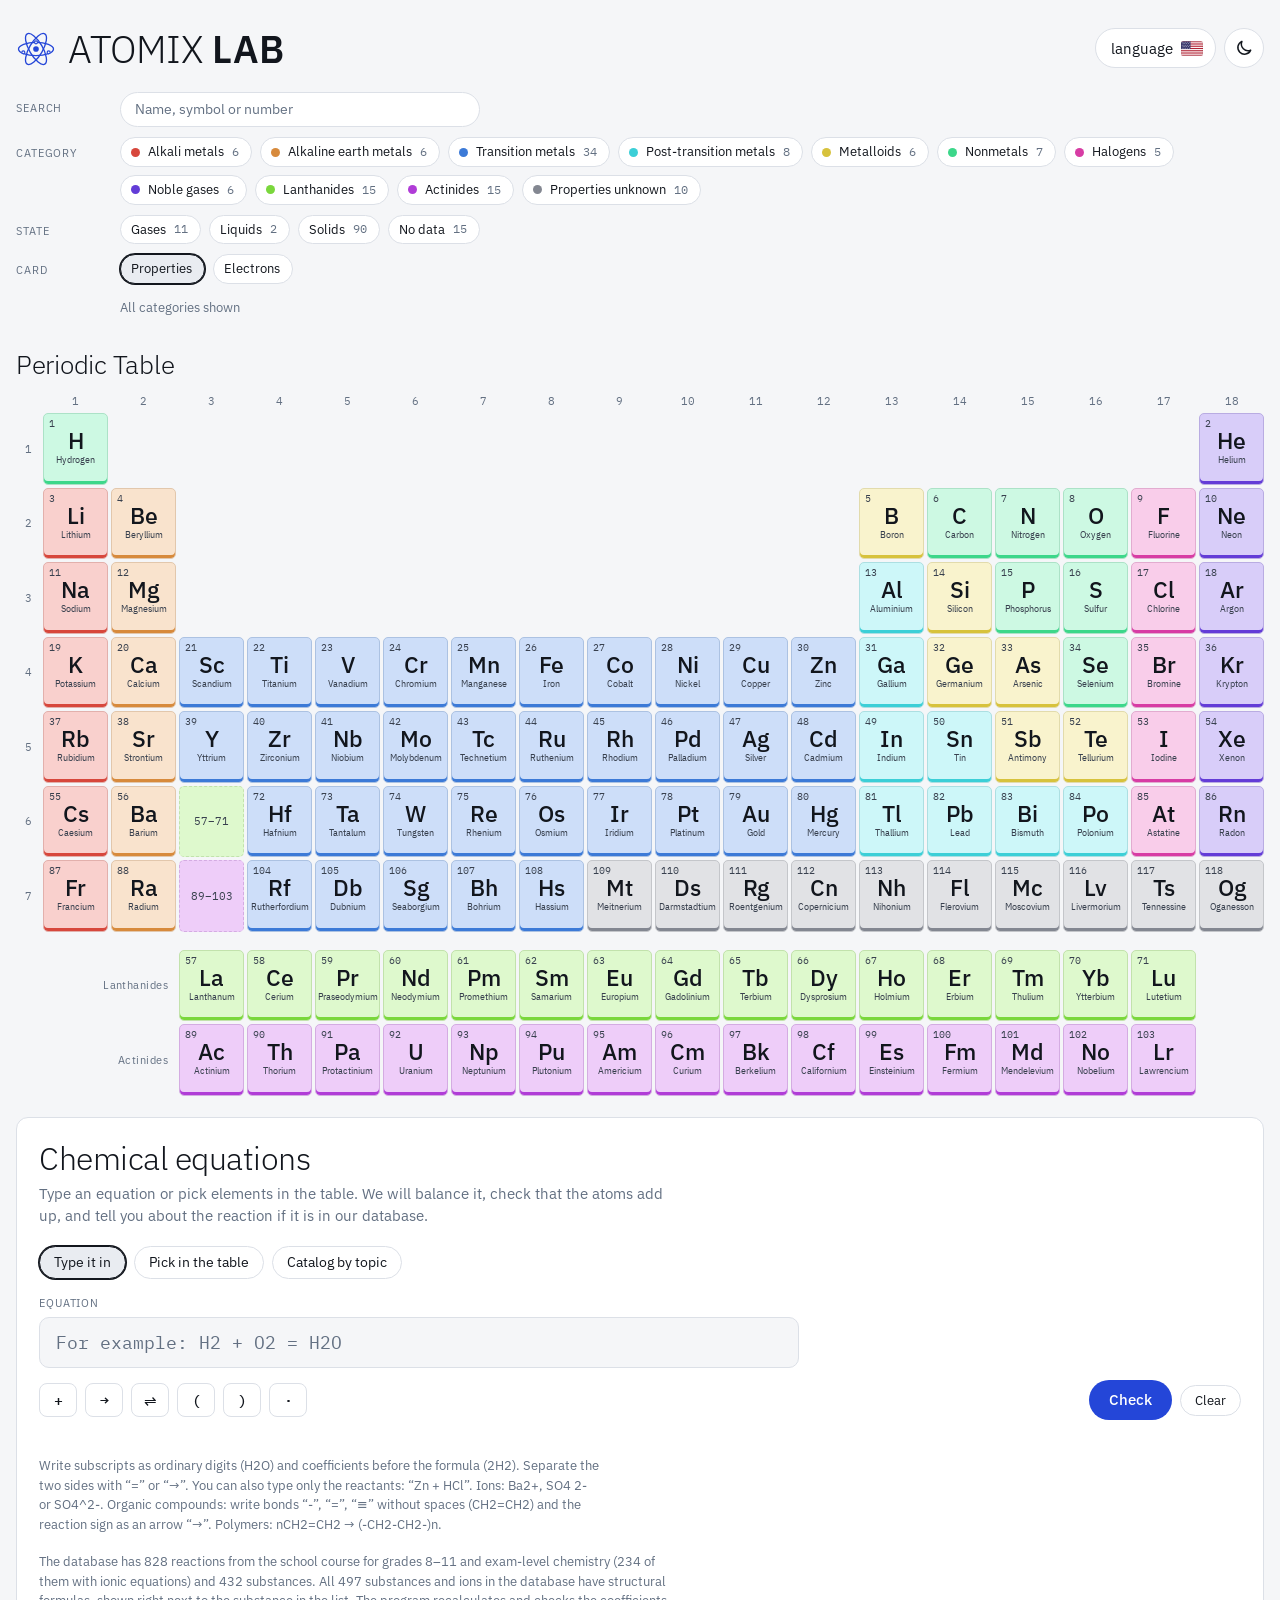
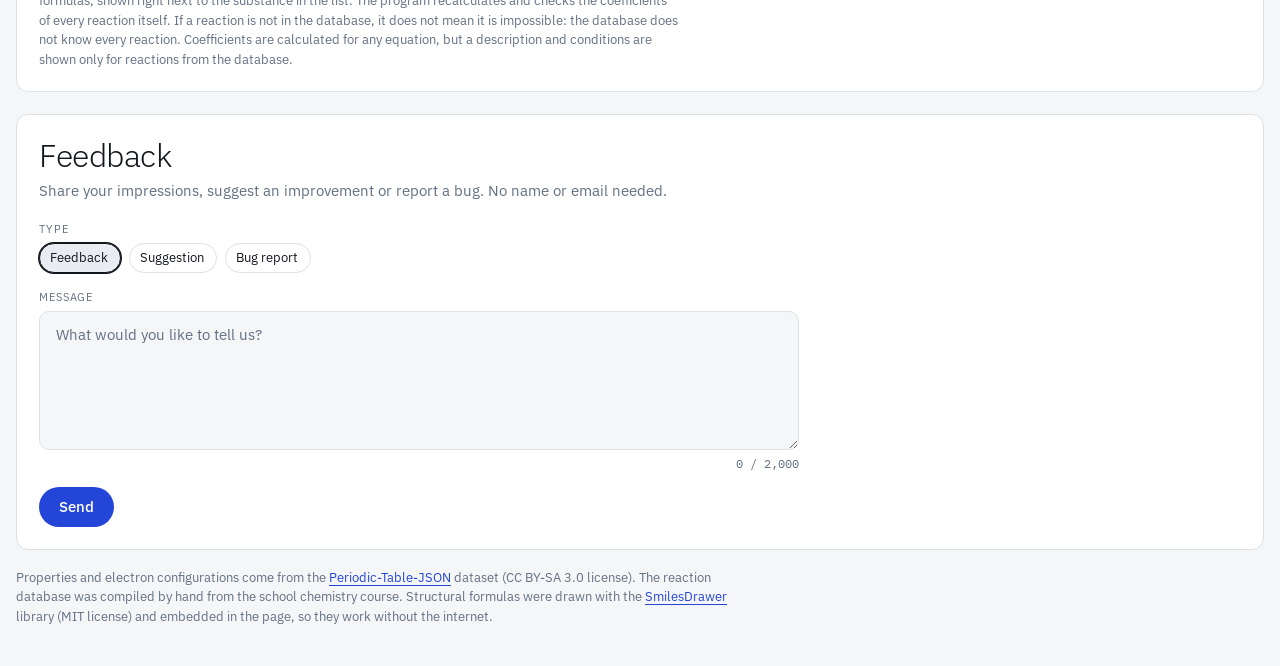
<file: index.html>
<!doctype html>
<html lang="en">
<head>
<meta charset="utf-8">
<meta name="viewport" content="width=device-width,initial-scale=1,viewport-fit=cover">
<title>ATOMIX LAB — Interactive Periodic Table and Chemical Equations</title>
<meta name="description" content="Interactive periodic table with element properties and electron configurations. Balance chemical equations and explore school chemistry reactions.">
<meta name="robots" content="index, follow">
<link rel="canonical" href="https://kivox0.github.io/">
<meta name="google-site-verification" content="Ydc6dlwK2aGNiChfHKjT59SOFYJJDOOGEl0U-PQXH24">
<meta name="yandex-verification" content="e297432ce6687683">
<meta property="og:type" content="website">
<meta property="og:url" content="https://kivox0.github.io/">
<meta property="og:site_name" content="ATOMIX LAB">
<meta property="og:title" content="ATOMIX LAB — Interactive Periodic Table and Chemical Equations">
<meta property="og:description" content="Interactive periodic table with element properties and electron configurations. Balance chemical equations and explore school chemistry reactions.">
<meta property="og:locale" content="en_US">
<meta property="og:locale:alternate" content="ru_RU">
<meta name="twitter:card" content="summary">
<link rel="icon" href="favicon.svg" type="image/svg+xml">
<link rel="icon" href="favicon-48.png" type="image/png" sizes="48x48">
<link rel="apple-touch-icon" href="apple-touch-icon.png">
<meta name="claude:viewport-fit-sides" content="cover">
<link rel="stylesheet" href="https://fonts.googleapis.com/css2?family=IBM+Plex+Mono:wght@400;500&family=IBM+Plex+Sans+Condensed:wght@400;500&family=IBM+Plex+Sans:wght@300;400;500&display=swap">
<link rel="stylesheet" href="style.css">
</head>
<body>

<main class="page">
  <header>
    <div class="logo">
      <svg class="logo-atom" viewBox="0 0 48 48" aria-hidden="true">
        <ellipse cx="24" cy="24" rx="21" ry="8"/>
        <ellipse cx="24" cy="24" rx="21" ry="8" transform="rotate(60 24 24)"/>
        <ellipse cx="24" cy="24" rx="21" ry="8" transform="rotate(120 24 24)"/>
        <circle class="logo-e" cx="24" cy="16" r="1.8"/>
        <circle class="logo-e" cx="39.2" cy="28" r="1.8"/>
        <circle class="logo-e" cx="8.8" cy="28" r="1.8"/>
        <circle class="logo-nucleus" cx="24" cy="24" r="3.4"/>
      </svg>
      <h1>ATOMIX <span class="logo-lab">LAB</span></h1>
    </div>
    <div class="head-actions">
    <button type="button" class="lang-btn" id="lang-btn" data-lang="en" aria-label="Language: English. Switch to Russian">
      <span class="lang-word">language</span>
      <svg class="flag flag-en" viewBox="0 0 30 20" aria-hidden="true"><defs><clipPath id="flag-clip-en"><rect width="30" height="20" rx="3"/></clipPath></defs><g clip-path="url(#flag-clip-en)"><rect width="30" height="20" fill="#fff"/><rect y="0.000" width="30" height="1.539" fill="#B22234"/><rect y="3.077" width="30" height="1.539" fill="#B22234"/><rect y="6.154" width="30" height="1.539" fill="#B22234"/><rect y="9.231" width="30" height="1.539" fill="#B22234"/><rect y="12.308" width="30" height="1.539" fill="#B22234"/><rect y="15.385" width="30" height="1.539" fill="#B22234"/><rect y="18.462" width="30" height="1.539" fill="#B22234"/><rect width="13" height="10.77" fill="#3C3B6E"/><circle cx="1.60" cy="1.30" r="0.55" fill="#fff"/><circle cx="4.05" cy="1.30" r="0.55" fill="#fff"/><circle cx="6.50" cy="1.30" r="0.55" fill="#fff"/><circle cx="8.95" cy="1.30" r="0.55" fill="#fff"/><circle cx="11.40" cy="1.30" r="0.55" fill="#fff"/><circle cx="2.82" cy="3.35" r="0.55" fill="#fff"/><circle cx="5.27" cy="3.35" r="0.55" fill="#fff"/><circle cx="7.72" cy="3.35" r="0.55" fill="#fff"/><circle cx="10.17" cy="3.35" r="0.55" fill="#fff"/><circle cx="1.60" cy="5.40" r="0.55" fill="#fff"/><circle cx="4.05" cy="5.40" r="0.55" fill="#fff"/><circle cx="6.50" cy="5.40" r="0.55" fill="#fff"/><circle cx="8.95" cy="5.40" r="0.55" fill="#fff"/><circle cx="11.40" cy="5.40" r="0.55" fill="#fff"/><circle cx="2.82" cy="7.45" r="0.55" fill="#fff"/><circle cx="5.27" cy="7.45" r="0.55" fill="#fff"/><circle cx="7.72" cy="7.45" r="0.55" fill="#fff"/><circle cx="10.17" cy="7.45" r="0.55" fill="#fff"/><circle cx="1.60" cy="9.50" r="0.55" fill="#fff"/><circle cx="4.05" cy="9.50" r="0.55" fill="#fff"/><circle cx="6.50" cy="9.50" r="0.55" fill="#fff"/><circle cx="8.95" cy="9.50" r="0.55" fill="#fff"/><circle cx="11.40" cy="9.50" r="0.55" fill="#fff"/></g><rect x="0.25" y="0.25" width="29.5" height="19.5" rx="2.8" fill="none" stroke="rgba(0,0,0,.18)" stroke-width="0.5"/></svg>
      <svg class="flag flag-ru" viewBox="0 0 30 20" aria-hidden="true"><defs><clipPath id="flag-clip-ru"><rect width="30" height="20" rx="3"/></clipPath></defs><g clip-path="url(#flag-clip-ru)"><rect width="30" height="6.67" fill="#fff"/><rect y="6.67" width="30" height="6.67" fill="#0039A6"/><rect y="13.33" width="30" height="6.67" fill="#D52B1E"/></g><rect x="0.25" y="0.25" width="29.5" height="19.5" rx="2.8" fill="none" stroke="rgba(0,0,0,.18)" stroke-width="0.5"/></svg>
    </button>
    <button type="button" class="theme-btn" id="theme-btn" data-now="light" aria-label="Switch to dark theme" title="Change theme" data-ru-title="Сменить тему">
      <svg class="i-moon" viewBox="0 0 24 24" aria-hidden="true"><path d="M20 14.5A8 8 0 0 1 9.5 4 8 8 0 1 0 20 14.5z"/></svg>
      <svg class="i-sun" viewBox="0 0 24 24" aria-hidden="true"><circle cx="12" cy="12" r="4"/><path d="M12 2v2M12 20v2M2 12h2M20 12h2M4.9 4.9l1.4 1.4M17.7 17.7l1.4 1.4M4.9 19.1l1.4-1.4M17.7 6.3l1.4-1.4"/></svg>
    </button>
    </div>
  </header>

  <section class="filters" aria-label="Highlight elements" data-ru-aria-label="Подсветка элементов">
    <div class="frow">
      <label class="flabel" for="q" data-ru="Поиск">Search</label>
      <div class="search">
        <input id="q" type="search" autocomplete="off" spellcheck="false" enterkeyhint="search" placeholder="Name, symbol or number" data-ru-placeholder="Название, символ или номер" aria-invalid="false" aria-describedby="q-err">
        <p class="q-err" id="q-err" role="alert" hidden></p>
      </div>
    </div>
    <div class="frow">
      <span class="flabel" id="lab-cat" data-ru="Категория">Category</span>
      <div class="chips" id="cat-chips" role="group" aria-labelledby="lab-cat"></div>
    </div>
    <div class="frow">
      <span class="flabel" id="lab-st" data-ru="Состояние">State</span>
      <div class="chips" id="st-chips" role="group" aria-labelledby="lab-st"></div>
    </div>
    <div class="frow">
      <span class="flabel" id="lab-mode" data-ru="Плашка">Card</span>
      <div class="chips" id="mode-chips" role="group" aria-labelledby="lab-mode">
        <button type="button" class="chip" data-mode="props" aria-pressed="true"><span data-ru="Свойства">Properties</span></button>
        <button type="button" class="chip" data-mode="elec" aria-pressed="false"><span data-ru="Электроны">Electrons</span></button>
      </div>
    </div>
    <div class="fstatus">
      <span id="status" aria-live="polite"></span>
      <button type="button" class="link" id="reset" hidden data-ru="Сбросить">Reset</button>
    </div>
  </section>

  <div class="detail detail--stack" aria-live="polite"></div>

  <div class="pick-zone">
  <div class="pick-bar" id="pick-bar" hidden>
    <span class="pb-title" data-ru="Выбор для реакции:">Picked for a reaction:</span>
    <div class="elchips" id="pick-bar-chips"></div>
    <span class="pb-count" id="pick-bar-count"></span>
    <span class="sp"></span>
    <button type="button" class="btn" id="pick-bar-go" data-ru="К реакциям ↓">To reactions ↓</button>
    <button type="button" class="btn" id="pick-bar-clear" data-ru="Очистить">Clear</button>
    <button type="button" class="btn" id="pick-bar-done" data-ru="Готово">Done</button>
  </div>

  <h2 class="table-heading" data-ru="Таблица Менделеева">Periodic Table</h2>
  <div class="scroller">
    <div class="pt">
      <div class="grid" id="grid"></div>
    </div>
  </div>
  </div>

  <section class="eq" id="eq" aria-labelledby="eq-title">
    <div class="eq-head">
      <h2 id="eq-title" data-ru="Химические уравнения">Chemical equations</h2>
      <p data-ru="Введите уравнение или выберите элементы в таблице. Расставим коэффициенты, проверим, сходятся ли атомы, и расскажем о реакции, если она есть в нашей базе.">Type an equation or pick elements in the table. We will balance it, check that the atoms add up, and tell you about the reaction if it is in our database.</p>
    </div>

    <div class="eq-tabs" role="tablist" aria-label="How to build the equation" data-ru-aria-label="Способ составления уравнения">
      <button type="button" role="tab" class="eq-tab" id="tab-manual" aria-selected="true" aria-controls="panel-manual" data-ru="Ввести вручную">Type it in</button>
      <button type="button" role="tab" class="eq-tab" id="tab-pick" aria-selected="false" aria-controls="panel-pick" tabindex="-1" data-ru="Выбрать в таблице">Pick in the table</button>
      <button type="button" role="tab" class="eq-tab" id="tab-catalog" aria-selected="false" aria-controls="panel-catalog" tabindex="-1" data-ru="Каталог по темам">Catalog by topic</button>
    </div>

    <div class="eq-panel" id="panel-manual" role="tabpanel" aria-labelledby="tab-manual">
      <div class="eq-field">
        <label for="eq-input" data-ru="Уравнение">Equation</label>
        <input id="eq-input" class="eq-input" type="text" role="combobox" aria-autocomplete="list" aria-expanded="false" aria-controls="eq-sugg" autocomplete="off" autocapitalize="off" autocorrect="off" spellcheck="false" enterkeyhint="go" placeholder="For example: H2 + O2 = H2O" data-ru-placeholder="Например: H2 + O2 = H2O" aria-describedby="eq-hint">
        <ul class="eq-sugg" id="eq-sugg" role="listbox" aria-label="Suggestions" data-ru-aria-label="Подсказки" hidden></ul>
      </div>
      <div class="eq-tools">
        <button type="button" class="ins" data-ins=" + " aria-label="Insert a plus sign" data-ru-aria-label="Вставить знак плюс">+</button>
        <button type="button" class="ins" data-ins=" → " aria-label="Insert an arrow" data-ru-aria-label="Вставить стрелку">→</button>
        <button type="button" class="ins" data-ins=" ⇌ " aria-label="Insert the reversible reaction sign" data-ru-aria-label="Вставить знак обратимой реакции">⇌</button>
        <button type="button" class="ins" data-ins="(" aria-label="Insert an opening bracket" data-ru-aria-label="Вставить открывающую скобку">(</button>
        <button type="button" class="ins" data-ins=")" aria-label="Insert a closing bracket" data-ru-aria-label="Вставить закрывающую скобку">)</button>
        <button type="button" class="ins" data-ins="·" aria-label="Insert the hydrate dot" data-ru-aria-label="Вставить точку кристаллогидрата">·</button>
        <span class="sp"></span>
        <button type="button" class="btn-primary" id="eq-check" data-ru="Проверить">Check</button>
        <button type="button" class="btn" id="eq-clear" data-ru="Очистить">Clear</button>
      </div>
      <div class="eq-preview" id="eq-preview"></div>
      <p class="res-note" id="eq-hint" data-ru="Индексы пишите обычными цифрами (H2O), коэффициенты — перед формулой (2H2). Между частями — «=» или «→». Можно ввести только исходные вещества: «Zn + HCl».
        Ионы: Ba2+, SO4 2- или SO4^2-. Органика: связи «-», «=», «≡» пишите без пробелов (CH2=CH2), а знак реакции — стрелкой «→». Полимеры: nCH2=CH2 → (-CH2-CH2-)n.">Write subscripts as ordinary digits (H2O) and coefficients before the formula (2H2). Separate the two sides with “=” or “→”. You can also type only the reactants: “Zn + HCl”.
        Ions: Ba2+, SO4 2- or SO4^2-. Organic compounds: write bonds “-”, “=”, “≡” without spaces (CH2=CH2) and the reaction sign as an arrow “→”. Polymers: nCH2=CH2 → (-CH2-CH2-)n.</p>
      <div class="eq-result" id="eq-result-manual"></div>
    </div>

    <div class="eq-panel" id="panel-pick" role="tabpanel" aria-labelledby="tab-pick" hidden>
      <p class="pick-help" data-ru="Нажимайте на элементы в таблице выше — можно выбрать два и больше. Покажем реакции из базы, в исходных веществах которых есть все выбранные элементы.">Tap elements in the table above — you can pick two or more. We will show reactions from the database whose reactants contain all the picked elements.</p>
      <div class="pick-tray">
        <div class="elchips" id="pick-chips"></div>
        <button type="button" class="btn" id="pick-clear" data-ru="Очистить выбор">Clear selection</button>
        <button type="button" class="btn" id="pick-totable" data-ru="↑ К таблице">↑ To the table</button>
      </div>
      <div class="rx-groups" id="pick-results"></div>
      <div class="eq-result" id="eq-result-pick"></div>
    </div>

    <div class="eq-panel" id="panel-catalog" role="tabpanel" aria-labelledby="tab-catalog" hidden>
      <p class="pick-help" data-ru="Все реакции базы, сгруппированные по темам школьного курса и кодификатора ЕГЭ. Откройте тему и выберите реакцию.">All reactions in the database, grouped by the topics of the school course and the exam syllabus. Open a topic and choose a reaction.</p>
      <div class="cat-list" id="catalog-list"></div>
      <div class="eq-result" id="eq-result-catalog"></div>
    </div>

    <p class="eq-db-note" id="eq-db-note"></p>
    <p class="sr-only" id="eq-status" role="status"></p>
  </section>

  <!-- Обратная связь. Сообщения уходят через Web3Forms (https://web3forms.com):
       ключ доступа вставляется в data-access-key; пока он пустой, отправка выключена. -->
  <section class="fb" id="feedback" aria-labelledby="fb-title">
    <div class="eq-head">
      <h2 id="fb-title" data-ru="Обратная связь">Feedback</h2>
      <p data-ru="Поделитесь впечатлениями, предложите улучшение или сообщите об ошибке. Имя и email не нужны.">Share your impressions, suggest an improvement or report a bug. No name or email needed.</p>
    </div>
    <form class="fb-form" id="fb-form" data-access-key="4e7ae7b2-4d0f-4986-abe5-55934d7d70ee" novalidate>
      <fieldset class="fb-types">
        <legend class="fb-label" data-ru="Тип обращения">Type</legend>
        <div class="chips">
          <label class="chip fb-type"><input type="radio" name="type" value="Feedback" checked><span data-ru="Отзыв">Feedback</span></label>
          <label class="chip fb-type"><input type="radio" name="type" value="Suggestion"><span data-ru="Предложение">Suggestion</span></label>
          <label class="chip fb-type"><input type="radio" name="type" value="Bug report"><span data-ru="Ошибка">Bug report</span></label>
        </div>
      </fieldset>
      <div class="fb-field">
        <label class="fb-label" for="fb-msg" data-ru="Сообщение">Message</label>
        <textarea class="fb-msg" id="fb-msg" name="message" rows="5" maxlength="2000" required placeholder="What would you like to tell us?" data-ru-placeholder="Что вы хотите рассказать?" aria-invalid="false" aria-describedby="fb-err fb-count"></textarea>
        <div class="fb-meta">
          <p class="q-err" id="fb-err" role="alert" hidden></p>
          <span class="fb-count" id="fb-count"></span>
        </div>
      </div>
      <input type="checkbox" name="botcheck" class="fb-hp" tabindex="-1" autocomplete="off" aria-hidden="true">
      <div class="fb-actions">
        <button type="submit" class="btn-primary" id="fb-send" data-ru="Отправить">Send</button>
        <p class="fb-status" id="fb-status" role="status"></p>
      </div>
    </form>
  </section>

  <p class="note" data-ru="Свойства и электронные конфигурации взяты из набора &lt;a href=&quot;https://github.com/Bowserinator/Periodic-Table-JSON&quot; target=&quot;_blank&quot; rel=&quot;noopener&quot;&gt;Periodic-Table-JSON&lt;/a&gt; (лицензия CC BY-SA 3.0). База химических реакций составлена вручную по школьному курсу химии. Структурные формулы нарисованы с помощью библиотеки &lt;a href=&quot;https://github.com/reymond-group/smilesDrawer&quot; target=&quot;_blank&quot; rel=&quot;noopener&quot;&gt;SmilesDrawer&lt;/a&gt; (лицензия MIT) и встроены в страницу, поэтому интернет для них не нужен.">Properties and electron configurations come from the <a href="https://github.com/Bowserinator/Periodic-Table-JSON" target="_blank" rel="noopener">Periodic-Table-JSON</a> dataset (CC BY-SA 3.0 license). The reaction database was compiled by hand from the school chemistry course. Structural formulas were drawn with the <a href="https://github.com/reymond-group/smilesDrawer" target="_blank" rel="noopener">SmilesDrawer</a> library (MIT license) and embedded in the page, so they work without the internet.</p>
</main>

<script src="script.js"></script>
</body>
</html>
</file>
<file: style.css>
@charset "UTF-8";

/* ============================================================
   1. Базовые стили страницы (сброс отступов, безопасные зоны экрана)
   ============================================================ */
:root{color-scheme:light;box-sizing:border-box;padding-top:env(safe-area-inset-top,0px);padding-bottom:env(safe-area-inset-bottom,0px)}html{scroll-padding-top:env(safe-area-inset-top,0px)}body{margin:0;padding:0;font:14px -apple-system,BlinkMacSystemFont,sans-serif;background:#fff;color:#000}img{max-width:100%}[hidden]:not([hidden=until-found i]){display:none!important}

/* ============================================================
   2. Таблица Менделеева: шапка, фильтры, карточка элемента, сетка таблицы
   ============================================================ */
/* Layout: filter chips on top, then one 19-column grid (period labels + 18 groups); the element card sits in the empty area of periods 1-3. */
:root {
  --bg: #f5f6f8;
  --surface: #ffffff;
  --surface-2: #e9ecf1;
  --fg: #12161d;
  --fg-soft: #38404e;
  --muted: #637082;
  --line: #dce0e7;
  --accent: #2446d8;
  --danger: #c4321f;
  --cell-s: 80%;
  --cell-l: 89%;
  --cell-bd-s: 48%;
  --cell-bd-l: 78%;
  --stripe-s: 66%;
  --stripe-l: 54%;
  --font-body: "IBM Plex Sans", system-ui, -apple-system, "Segoe UI", sans-serif;
  --font-cond: "IBM Plex Sans Condensed", "IBM Plex Sans", system-ui, sans-serif;
  --font-mono: "IBM Plex Mono", ui-monospace, Consolas, monospace;
}
@media (prefers-color-scheme: dark) {
  :root:not([data-theme="light"]) {
    --bg: #0e1116;
    --surface: #161a21;
    --surface-2: #222833;
    --fg: #e9ecf1;
    --fg-soft: #c2c9d4;
    --muted: #8f98a6;
    --line: #262c36;
    --accent: #8aa2ff; --danger: #ff8f7f;
    --cell-s: 40%;
    --cell-l: 21%;
    --cell-bd-s: 36%;
    --cell-bd-l: 31%;
    --stripe-s: 62%;
    --stripe-l: 56%;
    color-scheme: dark;
  }
}
:root[data-theme="dark"] {
  --bg: #0e1116;
  --surface: #161a21;
  --surface-2: #222833;
  --fg: #e9ecf1;
  --fg-soft: #c2c9d4;
  --muted: #8f98a6;
  --line: #262c36;
  --accent: #8aa2ff; --danger: #ff8f7f;
  --cell-s: 40%;
  --cell-l: 21%;
  --cell-bd-s: 36%;
  --cell-bd-l: 31%;
  --stripe-s: 62%;
  --stripe-l: 56%;
  color-scheme: dark;
}

/* hue of each category */
.c-alkali { --h: 4; }
.c-alkaline { --h: 30; }
.c-metalloid { --h: 52; }
.c-lanthanide { --h: 96; }
.c-nonmetal { --h: 150; }
.c-post { --h: 183; }
.c-transition { --h: 216; }
.c-noble { --h: 255; }
.c-actinide { --h: 285; }
.c-halogen { --h: 320; }
.c-unknown { --h: 220; --cell-s: 6%; --cell-bd-s: 6%; --stripe-s: 6%; }

* { box-sizing: border-box; }
body {
  background: var(--bg);
  color: var(--fg);
  font: 400 15px/1.5 var(--font-body);
  padding-block: 28px 40px;
  padding-left: max(16px, env(safe-area-inset-left, 0px));
  padding-right: max(16px, env(safe-area-inset-right, 0px));
}
.page { max-width: 1320px; margin: 0 auto; min-width: 0; }

h1 {
  margin: 0;
  font-weight: 300;
  font-size: clamp(26px, 3.6vw, 38px);
  line-height: 1.1;
  letter-spacing: -0.01em;
  text-wrap: balance;
}
.lede { margin: 8px 0 0; color: var(--muted); max-width: 62ch; }

header { display: flex; align-items: flex-start; justify-content: space-between; gap: 16px; }
.logo { display: flex; align-items: center; gap: 12px; min-width: 0; }
.logo-atom { flex: none; width: clamp(30px, 3.6vw, 40px); height: clamp(30px, 3.6vw, 40px); color: var(--accent); }
.logo-atom ellipse { fill: none; stroke: currentColor; stroke-width: 1.6; }
.logo-atom .logo-e { fill: var(--bg); stroke: currentColor; stroke-width: 1.4; }
.logo-atom .logo-nucleus { fill: currentColor; }
.logo-lab { font-weight: 600; }
.table-heading {
  margin: 28px 0 12px;
  font-weight: 300;
  font-size: clamp(20px, 2.6vw, 26px);
  line-height: 1.15;
  letter-spacing: -0.01em;
}
.theme-btn {
  flex: none;
  display: grid;
  place-items: center;
  width: 40px;
  height: 40px;
  border: 1px solid var(--line);
  border-radius: 50%;
  background: var(--surface);
  color: var(--fg);
  cursor: pointer;
  transition: border-color 0.15s;
}
.theme-btn:hover { border-color: var(--muted); }
.theme-btn:focus-visible { outline: 2px solid var(--accent); outline-offset: 2px; }
.theme-btn svg { width: 20px; height: 20px; fill: none; stroke: currentColor; stroke-width: 1.8; stroke-linecap: round; stroke-linejoin: round; }
.theme-btn .i-sun { display: none; }
.theme-btn[data-now="dark"] .i-sun { display: block; }
.theme-btn[data-now="dark"] .i-moon { display: none; }
/* переключатель языка: овальная кнопка рядом с кнопкой темы */
.head-actions { flex: none; display: flex; align-items: center; gap: 8px; }
.lang-btn {
  display: inline-flex;
  align-items: center;
  gap: 8px;
  height: 40px;
  padding: 0 12px 0 15px;
  border: 1px solid var(--line);
  border-radius: 999px;
  background: var(--surface);
  color: var(--fg);
  font: 400 15px/1 var(--font-body);
  cursor: pointer;
  transition: border-color 0.15s;
}
.lang-btn:hover { border-color: var(--muted); }
.lang-btn:focus-visible { outline: 2px solid var(--accent); outline-offset: 2px; }
.lang-btn .flag { display: block; flex: none; width: 22px; height: 15px; }
.lang-btn[data-lang="en"] .flag-ru, .lang-btn[data-lang="ru"] .flag-en { display: none; }
/* узкий экран: логотип и обе кнопки помещаются в одну строку */
.logo h1 { white-space: nowrap; }
@media (max-width: 480px) {
  header { gap: 10px; }
  .logo { gap: 8px; }
  .logo-atom { width: 28px; height: 28px; }
  h1 { font-size: clamp(19px, 5.6vw, 26px); }
}
@media (max-width: 400px) {
  .head-actions { gap: 6px; }
  .lang-btn { gap: 6px; padding: 0 10px 0 12px; font-size: 14px; }
}
@media (max-width: 360px) {
  .lang-btn { padding: 0 8px 0 10px; font-size: 13px; }
  .lang-btn .flag { width: 20px; height: 14px; }
}
@media (max-width: 340px) {
  header { gap: 8px; }
  .logo { gap: 6px; }
  .logo-atom { width: 24px; height: 24px; }
  h1 { font-size: 17px; }
  .lang-btn { padding: 0 7px 0 9px; }
}

/* filters */
.filters { display: grid; gap: 10px; margin-block: 22px 18px; }
.frow { display: grid; grid-template-columns: 92px 1fr; gap: 12px; align-items: start; }
.flabel {
  padding-top: 8px;
  font-size: 11px;
  letter-spacing: 0.08em;
  text-transform: uppercase;
  color: var(--muted);
}
.chips { display: flex; flex-wrap: wrap; gap: 8px; min-width: 0; }
.chip {
  display: inline-flex;
  align-items: center;
  gap: 8px;
  padding: 6px 12px 6px 10px;
  border: 1px solid var(--line);
  border-radius: 999px;
  background: var(--surface);
  color: var(--fg);
  font: 400 13px/1.2 var(--font-body);
  cursor: pointer;
  transition: border-color 0.15s, background-color 0.15s;
}
.chip.cat { --chip-on: hsl(var(--h) var(--cell-s) var(--cell-l)); }
.chip:hover { border-color: var(--muted); }
.chip .dot {
  width: 9px;
  height: 9px;
  border-radius: 50%;
  background: hsl(var(--h) var(--stripe-s) var(--stripe-l));
}
.chip .n { font-family: var(--font-mono); font-size: 11.5px; color: var(--muted); }
.chip[aria-pressed="true"] {
  border-color: var(--fg);
  box-shadow: 0 0 0 1px var(--fg);
  background: var(--chip-on, var(--surface-2));
}
.chip:focus-visible, .el:focus-visible, .link:focus-visible {
  outline: 2px solid var(--accent);
  outline-offset: 2px;
}
.fstatus {
  display: flex;
  align-items: center;
  gap: 12px;
  min-height: 28px;
  padding-left: 104px;
  font-size: 13px;
  color: var(--muted);
}
.link {
  border: 0;
  background: none;
  padding: 2px 0;
  color: var(--accent);
  font: inherit;
  cursor: pointer;
  text-decoration: underline;
  text-underline-offset: 3px;
}

/* element card */
.detail {
  display: flex;
  gap: 18px;
  align-items: stretch;
  min-width: 0;
  padding: 12px;
  background: var(--surface);
  border: 1px solid var(--line);
  border-radius: 10px;
}
.detail--grid {
  grid-column: 4 / 14;
  grid-row: 2 / 5;
  opacity: 0;
  visibility: hidden;
  pointer-events: none;
  transition: opacity 0.12s, visibility 0s 0.12s;
}
.detail--grid.is-on { opacity: 1; visibility: visible; transition: opacity 0.12s; }
.detail--grid .big { width: calc(var(--rowh) * 2.1); }
.detail--stack {
  display: none;
  position: fixed;
  left: 0;
  right: 0;
  bottom: 0;
  z-index: 30;
  margin: 0;
  padding: 12px max(16px, env(safe-area-inset-right, 0px)) calc(14px + env(safe-area-inset-bottom, 0px)) max(16px, env(safe-area-inset-left, 0px));
  border-radius: 14px 14px 0 0;
  border-bottom: 0;
  box-shadow: 0 -10px 30px rgba(0, 0, 0, 0.22);
  pointer-events: none;
  visibility: hidden;
  transform: translateY(100%);
  transition: transform 0.18s, visibility 0s 0.18s;
}
.detail--stack.is-on { visibility: visible; transform: translateY(0); transition: transform 0.18s; }
.detail--stack .big { width: 104px; height: 104px; }
.detail--stack .big .sym { font-size: 44px; }
.detail--stack .big .z { top: 6px; left: 8px; font-size: 11px; }
.big {
  position: relative;
  flex: none;
  display: grid;
  place-items: center;
  border-radius: 8px;
  background: hsl(var(--h) var(--cell-s) var(--cell-l));
  border: 1px solid hsl(var(--h) var(--cell-bd-s) var(--cell-bd-l));
  box-shadow: inset 0 -4px 0 hsl(var(--h) var(--stripe-s) var(--stripe-l));
}
.big .z { position: absolute; top: 8px; left: 10px; font: 400 13px var(--font-mono); color: var(--fg-soft); }
.big .sym {
  font-weight: 500;
  font-size: clamp(40px, calc(var(--cell, 60px) * 1.1), 72px);
  line-height: 1;
  letter-spacing: -0.02em;
}
.info { flex: 1; min-width: 0; display: flex; flex-direction: column; justify-content: flex-start; gap: 10px; }
.head { display: flex; flex-wrap: wrap; align-items: baseline; gap: 2px 12px; }
.head h2 { margin: 0; font-size: 22px; font-weight: 500; letter-spacing: -0.01em; line-height: 1.15; }
.catline { display: inline-flex; align-items: center; gap: 8px; font-size: 13px; color: var(--fg-soft); }
.catline .dot { width: 9px; height: 9px; border-radius: 50%; background: hsl(var(--h) var(--stripe-s) var(--stripe-l)); }
.facts { display: grid; grid-template-columns: repeat(auto-fit, minmax(104px, 1fr)); gap: 8px 12px; margin: 0; }
.detail--grid .facts { grid-template-columns: repeat(4, minmax(0, 1fr)); }
.facts .wide { grid-column: span 2; }
.facts dt { font-size: 11px; line-height: 1.2; color: var(--muted); }
.facts dd { margin: 2px 0 0; display: flex; flex-wrap: wrap; align-items: baseline; gap: 0 4px; font: 500 14px/1.3 var(--font-mono); }
.facts .u { font: 400 11px var(--font-body); color: var(--muted); }
.na { color: var(--muted); font-weight: 400; }

.blocks { display: grid; gap: 9px; }
.blk .lab { font-size: 11px; line-height: 1.2; color: var(--muted); }
.blk .val { margin-top: 2px; font: 400 13px/1.4 var(--font-mono); }
.blk .val.strong { font-size: 17px; font-weight: 500; }
.o { white-space: nowrap; }
.o sup { font-size: 0.7em; line-height: 0; vertical-align: super; }

.big svg { display: block; width: 100%; height: auto; padding: 4px; }
.ring { fill: none; stroke: hsl(var(--h) var(--cell-bd-s) var(--cell-bd-l)); stroke-width: 0.6; }
.nuc { fill: var(--fg); }
.ed { fill: hsl(var(--h) var(--stripe-s) var(--stripe-l)); }
.note + .note { margin-top: 8px; }
.note a { color: var(--accent); text-underline-offset: 3px; }

/* the table */
.scroller { overflow-x: auto; padding-bottom: 6px; }
.pt { container-type: inline-size; min-width: 1240px; }
.grid {
  --cell: calc((100cqw - 24px - 54px) / 18);
  --rowh: calc(var(--cell) * 1.1);
  display: grid;
  grid-template-columns: 24px repeat(18, minmax(0, 1fr));
  grid-template-rows: 18px repeat(7, var(--rowh)) 12px repeat(2, var(--rowh));
  gap: 3px;
}
.glabel, .plabel {
  display: grid;
  place-items: center;
  font: 400 11px var(--font-mono);
  color: var(--muted);
}
.flab {
  align-self: center;
  justify-self: end;
  padding-right: 8px;
  font-size: 11px;
  letter-spacing: 0.04em;
  color: var(--muted);
}
.el {
  position: relative;
  display: flex;
  flex-direction: column;
  align-items: center;
  justify-content: center;
  min-width: 0;
  padding: 0 0 3px;
  border-radius: 5px;
  border: 1px solid hsl(var(--h) var(--cell-bd-s) var(--cell-bd-l));
  background: hsl(var(--h) var(--cell-s) var(--cell-l));
  box-shadow: inset 0 -3px 0 hsl(var(--h) var(--stripe-s) var(--stripe-l));
  color: var(--fg);
  font: inherit;
  cursor: pointer;
  transition: opacity 0.18s, border-color 0.15s;
}
.el .n {
  position: absolute;
  top: 3px;
  left: 5px;
  font: 400 calc(var(--cell) * 0.15) var(--font-mono);
  color: var(--fg-soft);
}
.el .s { font-weight: 500; font-size: calc(var(--cell) * 0.36); line-height: 1.05; }
.el .nm {
  max-width: 100%;
  padding-inline: 2px;
  overflow: hidden;
  white-space: nowrap;
  font: 400 calc(var(--cell) * 0.15) var(--font-cond);
  color: var(--fg-soft);
}
.el:hover, .el.hit { border-color: hsl(var(--h) var(--stripe-s) var(--stripe-l)); }
.el.dim, .ph.dim { opacity: 0.17; }
.el.dim:hover { opacity: 0.55; }
.ph {
  display: grid;
  place-items: center;
  border-radius: 5px;
  border: 1px dashed hsl(var(--h) var(--cell-bd-s) var(--cell-bd-l));
  background: hsl(var(--h) var(--cell-s) var(--cell-l));
  font: 400 calc(var(--cell) * 0.17) var(--font-mono);
  color: var(--fg-soft);
  transition: opacity 0.18s;
}

.note { margin: 18px 0 0; max-width: 90ch; font-size: 13px; color: var(--muted); }

@media (max-width: 899px) {
  .detail--grid { display: none; }
  .detail--stack { display: flex; }
}
@media (max-width: 640px) {
  .frow { grid-template-columns: 1fr; gap: 4px; }
  .flabel { padding-top: 0; }
  .fstatus { padding-left: 0; }
  .detail--stack .big { width: 84px; height: 84px; }
  .detail--stack .big .sym { font-size: 34px; }
  .facts { grid-template-columns: repeat(2, 1fr); }
}
.search input {
  width: min(100%, 360px);
  padding: 7px 14px;
  border: 1px solid var(--line);
  border-radius: 999px;
  background: var(--surface);
  color: var(--fg);
  font: 400 14px/1.4 var(--font-body);
}
.search { display: flex; flex-wrap: wrap; align-items: center; gap: 6px 14px; min-width: 0; }
.search input::placeholder { color: var(--muted); }
.search input[aria-invalid="true"] { border-color: var(--danger); box-shadow: 0 0 0 1px var(--danger); }
.search input[aria-invalid="true"]:focus-visible { outline-color: var(--danger); }
.q-err { margin: 0; font-size: 13px; line-height: 1.4; color: var(--danger); }
.search input:hover { border-color: var(--muted); }
.search input:focus-visible { outline: 2px solid var(--accent); outline-offset: 2px; }
.hsym {
  display: none;
  padding: 1px 8px;
  border-radius: 6px;
  font: 500 18px/1.3 var(--font-body);
  background: hsl(var(--h) var(--cell-s) var(--cell-l));
  border: 1px solid hsl(var(--h) var(--cell-bd-s) var(--cell-bd-l));
  box-shadow: inset 0 -2px 0 hsl(var(--h) var(--stripe-s) var(--stripe-l));
}
.hsym i { margin-right: 5px; font: 400 10px var(--font-mono); font-style: normal; color: var(--fg-soft); }
.pmark { font-size: 12px; color: var(--muted); }

/* планшет и телефон: таблица по ширине экрана, только символы */
@media (max-width: 899px) {
  .page { padding-bottom: 260px; }
  .pt { min-width: 0; }
  .scroller { overflow-x: visible; padding-bottom: 0; }
  .grid {
    --cell: calc((100cqw - 14px - 36px) / 18);
    --rowh: clamp(26px, calc(var(--cell) * 1.15), 46px);
    grid-template-columns: 14px repeat(18, minmax(0, 1fr));
    grid-template-rows: 14px repeat(7, var(--rowh)) 8px repeat(2, var(--rowh));
    gap: 2px;
  }
  .glabel, .plabel { font-size: 9px; }
  .flab { display: none; }
  .el {
    padding: 0;
    border-radius: 3px;
    box-shadow: inset 0 -2px 0 hsl(var(--h) var(--stripe-s) var(--stripe-l));
    touch-action: manipulation;
  }
  .el .n, .el .nm { display: none; }
  .el .s { font-size: clamp(9.5px, calc(var(--cell) * 0.42), 20px); }
  .ph { font-size: 0; border-radius: 3px; }
}
@media (max-width: 640px) {
  .detail--stack:not(.is-elec) .big { display: none; }
  .detail--stack:not(.is-elec) .hsym { display: inline-block; }
  .detail--stack .facts { grid-template-columns: repeat(3, minmax(0, 1fr)); }
}
@media (prefers-reduced-motion: reduce) {
  * { transition: none !important; }
}

/* ============================================================
   3. Составитель химических уравнений (был <style id="equation-styles">)
   ============================================================ */
/* ============================================================
   ATOMIX LAB · стили составителя уравнений
   Используют те же цвета (--bg, --surface, --accent…) и шрифты, что и таблица.
   ============================================================ */
:root { --on-accent: #ffffff; --ok: #1d7a49; --warn: #985a00; --ok-bg: #e4f4ea; --warn-bg: #fbefd9; --err-bg: #fbe5e1; }
@media (prefers-color-scheme: dark) {
  :root:not([data-theme="light"]) { --on-accent: #0e1116; --ok: #6fd39b; --warn: #f0b45a; --ok-bg: #16291f; --warn-bg: #2d2412; --err-bg: #301b18; }
}
:root[data-theme="dark"] { --on-accent: #0e1116; --ok: #6fd39b; --warn: #f0b45a; --ok-bg: #16291f; --warn-bg: #2d2412; --err-bg: #301b18; }

/* кнопка под таблицей */
.eq-launch { display: flex; margin-top: 22px; }
.btn-primary {
  display: inline-flex; align-items: center; gap: 10px;
  padding: 11px 20px;
  border: 0; border-radius: 999px;
  background: var(--accent); color: var(--on-accent);
  font: 500 15px/1.2 var(--font-body);
  cursor: pointer;
  transition: filter 0.15s;
}
.btn-primary:hover { filter: brightness(1.08); }
.btn-primary:focus-visible, .btn:focus-visible, .eq-tab:focus-visible, .rx-item:focus-visible, .ins:focus-visible, .elchip button:focus-visible {
  outline: 2px solid var(--accent); outline-offset: 2px;
}
.btn-primary svg { width: 18px; height: 18px; fill: none; stroke: currentColor; stroke-width: 1.8; stroke-linecap: round; stroke-linejoin: round; transition: transform 0.18s; }
.btn-primary[aria-expanded="true"] svg { transform: rotate(45deg); }
.btn {
  display: inline-flex; align-items: center; gap: 6px;
  padding: 7px 14px;
  border: 1px solid var(--line); border-radius: 999px;
  background: var(--surface); color: var(--fg);
  font: 400 13px/1.2 var(--font-body);
  cursor: pointer;
  transition: border-color 0.15s;
}
.btn:hover { border-color: var(--muted); }
.btn[disabled] { opacity: 0.5; cursor: default; }

/* раздел */
.eq {
  margin-top: 16px;
  padding: 22px;
  background: var(--surface);
  border: 1px solid var(--line);
  border-radius: 12px;
  scroll-margin-top: 16px;
}
.eq-head h2 { margin: 0; font-weight: 300; font-size: clamp(24px, 3vw, 32px); line-height: 1.15; letter-spacing: -0.015em; }
.eq-head p { margin: 6px 0 0; color: var(--muted); max-width: 70ch; }
.eq-tabs { display: flex; flex-wrap: wrap; gap: 8px; margin: 18px 0 16px; }
.eq-tab {
  padding: 7px 14px;
  border: 1px solid var(--line); border-radius: 999px;
  background: var(--surface); color: var(--fg);
  font: 400 14px/1.2 var(--font-body);
  cursor: pointer;
  transition: border-color 0.15s, background-color 0.15s;
}
.eq-tab:hover { border-color: var(--muted); }
.eq-tab[aria-selected="true"] { border-color: var(--fg); box-shadow: 0 0 0 1px var(--fg); background: var(--surface-2); }

/* ручной ввод */
.eq-field { position: relative; max-width: 760px; }
.eq-field label { display: block; margin-bottom: 6px; font-size: 11px; letter-spacing: 0.08em; text-transform: uppercase; color: var(--muted); }
.eq-input {
  width: 100%;
  padding: 12px 16px;
  border: 1px solid var(--line); border-radius: 10px;
  background: var(--bg); color: var(--fg);
  font: 500 18px/1.4 var(--font-mono);
}
.eq-input::placeholder { color: var(--muted); font-weight: 400; }
.eq-input:hover { border-color: var(--muted); }
.eq-input:focus-visible { outline: 2px solid var(--accent); outline-offset: 2px; }
.eq-sugg {
  position: absolute; left: 0; right: 0; top: 100%; z-index: 40;
  margin: 6px 0 0; padding: 6px; list-style: none;
  max-height: 340px; overflow-y: auto;
  background: var(--surface);
  border: 1px solid var(--line); border-radius: 10px;
  box-shadow: 0 12px 32px rgba(0, 0, 0, 0.16);
}
.eq-sugg li {
  display: flex; align-items: baseline; gap: 12px;
  padding: 8px 10px; border-radius: 7px;
  cursor: pointer;
}
.eq-sugg li[aria-selected="true"], .eq-sugg li:hover { background: var(--surface-2); }
.eq-sugg .sf { flex: none; min-width: 84px; font: 500 15px var(--font-body); }
.eq-sugg .sn { flex: 1; min-width: 0; color: var(--fg-soft); font-size: 13.5px; }
.eq-sugg .sk { flex: none; font-size: 11px; color: var(--muted); }
.eq-sugg .sh { padding: 4px 10px 6px; font-size: 11px; color: var(--muted); cursor: default; }
.eq-sugg .sh:hover { background: none; }

.eq-tools { display: flex; flex-wrap: wrap; align-items: center; gap: 8px; margin-top: 12px; }
.ins {
  min-width: 38px; height: 34px; padding: 0 10px;
  border: 1px solid var(--line); border-radius: 8px;
  background: var(--surface); color: var(--fg);
  font: 500 15px var(--font-mono);
  cursor: pointer;
}
.ins:hover { border-color: var(--muted); }
.eq-tools .sp { flex: 1; }
.eq-preview { min-height: 22px; margin-top: 10px; font-size: 13px; color: var(--muted); }
.eq-preview .eqv { font-size: 15px; color: var(--fg); }
.eq-preview .link { font-size: 13px; }

/* формулы */
.fm sub, .eqv sub { font-size: 0.68em; line-height: 0; vertical-align: -0.28em; }
.cf { margin-right: 1px; }
.arr { padding: 0 0.35em; color: var(--muted); }
.pl { padding: 0 0.25em; color: var(--muted); }
.eqv { font-family: var(--font-body); font-weight: 500; white-space: normal; }

/* выбор элементов в таблице */
.pick-bar {
  position: sticky; top: 8px; z-index: 25;
  display: flex; flex-wrap: wrap; align-items: center; gap: 8px 12px;
  margin-bottom: 12px; padding: 10px 14px;
  background: var(--surface);
  border: 1px solid var(--accent); border-radius: 10px;
  box-shadow: 0 8px 22px rgba(0, 0, 0, 0.1);
}
.pick-bar .pb-title { font-size: 13px; color: var(--fg-soft); }
.pick-bar .pb-count { font-size: 13px; color: var(--muted); }
.pick-bar .sp { flex: 1; }
.grid.picking .el { cursor: copy; }
.grid.picking .el.picked {
  z-index: 2;
  outline: 2.5px solid var(--accent); outline-offset: 1px;
  border-color: hsl(var(--h) var(--stripe-s) var(--stripe-l));
}
.grid.picking .el.picked::after {
  content: attr(data-order);
  position: absolute; top: -7px; right: -7px;
  min-width: 17px; height: 17px; padding: 0 4px;
  display: grid; place-items: center;
  border-radius: 9px;
  background: var(--accent); color: var(--on-accent);
  font: 600 10px/1 var(--font-mono);
}
.elchips { display: flex; flex-wrap: wrap; gap: 6px; min-width: 0; }
.elchip {
  display: inline-flex; align-items: center; gap: 4px;
  padding: 2px 4px 2px 9px;
  border-radius: 6px;
  background: hsl(var(--h) var(--cell-s) var(--cell-l));
  border: 1px solid hsl(var(--h) var(--cell-bd-s) var(--cell-bd-l));
  box-shadow: inset 0 -2px 0 hsl(var(--h) var(--stripe-s) var(--stripe-l));
  font: 500 15px/1.4 var(--font-body);
}
.elchip button {
  display: grid; place-items: center;
  width: 20px; height: 20px; padding: 0;
  border: 0; border-radius: 4px;
  background: none; color: var(--fg-soft);
  font-size: 15px; line-height: 1;
  cursor: pointer;
}
.elchip button:hover { background: rgba(127, 127, 127, 0.18); }
.pick-help { margin: 0; color: var(--fg-soft); max-width: 70ch; }
.pick-tray { display: flex; flex-wrap: wrap; align-items: center; gap: 10px; margin: 12px 0 4px; min-height: 30px; }
.pick-tray .empty { font-size: 13px; color: var(--muted); }
.rx-groups { display: grid; gap: 16px; margin-top: 16px; }
.rx-group h3 { margin: 0 0 8px; font-size: 11px; font-weight: 400; letter-spacing: 0.08em; text-transform: uppercase; color: var(--muted); }
.rx-list { display: grid; gap: 6px; margin: 0; padding: 0; list-style: none; }
.rx-item {
  display: flex; flex-wrap: wrap; align-items: baseline; justify-content: space-between; gap: 4px 16px;
  width: 100%;
  padding: 10px 14px;
  border: 1px solid var(--line); border-radius: 9px;
  background: var(--bg); color: var(--fg);
  text-align: left; font: inherit;
  cursor: pointer;
  transition: border-color 0.15s;
}
.rx-item:hover { border-color: var(--muted); }
.rx-item[aria-current="true"] { border-color: var(--accent); box-shadow: 0 0 0 1px var(--accent); }
.rx-item .eqv { font-size: 16px; }
.rx-item .rt { font-size: 12.5px; color: var(--muted); }
.rx-more { margin-top: 8px; }

/* результат */
.eq-result:empty { display: none; }
.eq-result { margin-top: 18px; scroll-margin-top: 16px; }
.res {
  display: grid; gap: 16px;
  padding: 18px;
  background: var(--bg);
  border: 1px solid var(--line); border-radius: 12px;
}
.pill {
  display: inline-flex; align-items: center; gap: 7px;
  justify-self: start;
  padding: 4px 11px;
  border-radius: 999px;
  font-size: 12.5px; font-weight: 500;
}
.pill::before { content: ""; width: 7px; height: 7px; border-radius: 50%; background: currentColor; }
.pill.ok { color: var(--ok); background: var(--ok-bg); }
.pill.warn { color: var(--warn); background: var(--warn-bg); }
.pill.err { color: var(--danger); background: var(--err-bg); }
.res-eq { font-size: clamp(22px, 3.4vw, 30px); line-height: 1.35; overflow-wrap: anywhere; }
.res-sub { margin-top: 4px; font-size: 13px; color: var(--muted); }
.res-msg { margin: 0; max-width: 70ch; }
.res-msg strong { font-weight: 500; }
.res-grid { display: grid; grid-template-columns: repeat(auto-fit, minmax(240px, 1fr)); gap: 16px 22px; }
.res-block .lab { margin-bottom: 4px; font-size: 11px; letter-spacing: 0.08em; text-transform: uppercase; color: var(--muted); }
.res-block p { margin: 0; max-width: 70ch; }
.res-block p + p { margin-top: 6px; }
.tags { display: flex; flex-wrap: wrap; gap: 6px; margin-top: 6px; }
.tag { padding: 2px 9px; border: 1px solid var(--line); border-radius: 999px; font-size: 12px; color: var(--fg-soft); }
.na-text { color: var(--muted); }
.bal { border-collapse: collapse; font-size: 14px; }
.bal th, .bal td { padding: 5px 14px 5px 0; text-align: left; border-bottom: 1px solid var(--line); }
.bal th { font-size: 11px; font-weight: 400; color: var(--muted); }
.bal td.n { font-family: var(--font-mono); text-align: right; }
.bal th.n { text-align: right; }
.bal .y { color: var(--ok); font-weight: 500; }
.bal .x { color: var(--danger); font-weight: 500; }
.subs { display: grid; gap: 4px; margin: 0; padding: 0; list-style: none; font-size: 14px; }
.subs li { display: flex; flex-wrap: wrap; align-items: baseline; gap: 2px 10px; }
.subs .fm { min-width: 76px; font-weight: 500; }
.subs .m { font-family: var(--font-mono); font-size: 12.5px; color: var(--muted); }
.errlist { margin: 0; padding-left: 18px; }
.errlist li + li { margin-top: 6px; }
.errlist code { font-family: var(--font-mono); font-size: 0.95em; padding: 1px 5px; border-radius: 4px; background: var(--surface-2); }
.res-actions { display: flex; flex-wrap: wrap; gap: 8px; }
.res-alts { display: grid; gap: 6px; }
.res-note { margin: 0; font-size: 13px; color: var(--muted); max-width: 70ch; }
.eq-db-note { margin: 18px 0 0; font-size: 13px; color: var(--muted); max-width: 80ch; }

@media (max-width: 899px) {
  .grid.picking .el.picked { outline-width: 2px; outline-offset: 0; }
  .grid.picking .el.picked::after { display: none; }
  .pick-bar { top: 6px; gap: 6px 8px; padding: 8px 10px; }
  .pick-bar .pb-title { display: none; }
  .pick-bar .btn { padding: 5px 10px; font-size: 12.5px; }
  .pick-bar .elchip { font-size: 14px; }
}
@media (max-width: 640px) {
  .eq { padding: 16px; }
  .eq-input { font-size: 16px; }
  .res { padding: 14px; }
  .eq-tools .sp { flex-basis: 100%; height: 0; }
}
/* электронный баланс */
.eb-roles { margin: 0 0 8px; line-height: 1.7; }
.eb-roles sup, .eb sup { font-size: 0.66em; line-height: 0; vertical-align: 0.55em; }
.eb-wrap { overflow-x: auto; }
.bal.eb td { vertical-align: baseline; }
.bal.eb td:first-child { white-space: nowrap; font-size: 16px; }
.bal.eb td:last-child { font-size: 13px; color: var(--fg-soft); }
.ebe { padding: 0 0.3em; color: var(--accent); font-weight: 500; white-space: nowrap; }
.bal.eb .eqv { white-space: nowrap; }
@media (max-width: 640px) {
  .bal.eb, .bal.eb tbody { display: block; }
  .bal.eb thead { display: none; }
  .bal.eb tr { display: grid; grid-template-columns: 1fr auto; gap: 2px 12px; padding: 7px 0; border-bottom: 1px solid var(--line); }
  .bal.eb td { padding: 0; border: 0; }
  .bal.eb td:last-child { grid-column: 1 / -1; }
}
.sr-only { position: absolute; width: 1px; height: 1px; padding: 0; margin: -1px; overflow: hidden; clip: rect(0 0 0 0); white-space: nowrap; border: 0; }

/* формулы: связи и заряды */
.fm sup, .eqv sup { font-size: 0.66em; line-height: 0; vertical-align: 0.55em; margin-left: 1px; }
.bond { padding: 0 0.04em; }
.ion-line { margin: 0; font-size: 17px; line-height: 1.6; overflow-wrap: anywhere; }
.ion-line + .ion-line { margin-top: 4px; }
.ion-line .na-text { display: inline-block; min-width: 108px; font-size: 13px; }

/* каталог по темам */
.cat-list { display: grid; gap: 8px; margin-top: 14px; }
.cat-level { margin: 10px 0 2px; font-size: 11px; font-weight: 400; letter-spacing: 0.08em; text-transform: uppercase; color: var(--muted); }
.cat-topic { border: 1px solid var(--line); border-radius: 10px; background: var(--bg); }
.cat-topic summary {
  display: flex; align-items: center; justify-content: space-between; gap: 12px;
  padding: 11px 14px;
  cursor: pointer;
  list-style: none;
  font-size: 15px;
}
.cat-topic summary::-webkit-details-marker { display: none; }
.cat-topic summary::before { content: "›"; display: inline-block; width: 12px; color: var(--muted); transition: transform 0.15s; }
.cat-topic[open] summary::before { transform: rotate(90deg); }
.cat-topic summary span:first-of-type { flex: 1; }
.cat-topic summary:focus-visible { outline: 2px solid var(--accent); outline-offset: 2px; border-radius: 10px; }
.cat-n { font: 400 12px var(--font-mono); color: var(--muted); }
.cat-topic .rx-list { padding: 0 10px 10px; }

/* длинные уравнения не должны расширять страницу на телефоне */
.rx-list > li, .res-alts > *, .res-block { min-width: 0; }
.rx-item .eqv, .ion-line .eqv { min-width: 0; overflow-wrap: anywhere; }

/* структурные формулы веществ и ионов */
:root { --mol-s: 1.5; }
@media (max-width: 640px) { :root { --mol-s: 1.3; } }
.subs li > .st { flex-basis: 100%; min-width: 0; margin: 0 0 6px; }
.st-label { margin: 0 0 6px; font-size: 11px; font-weight: 600; letter-spacing: .03em; text-transform: uppercase; color: var(--muted); }
.st-body { margin-top: 0; padding: 10px 12px; background: var(--surface); border: 1px solid var(--line); border-radius: 9px; }
.st-body:empty { display: none; }
.st-modes { display: flex; flex-wrap: wrap; gap: 6px; margin-bottom: 8px; }
.st-mode {
  padding: 4px 11px;
  border: 1px solid var(--line); border-radius: 999px;
  background: var(--surface); color: var(--fg);
  font: 400 12.5px/1.2 var(--font-body);
  cursor: pointer;
}
.st-mode:hover { border-color: var(--muted); }
.st-mode[aria-pressed="true"] { border-color: var(--fg); box-shadow: 0 0 0 1px var(--fg); background: var(--surface-2); }
.st-mode:focus-visible { outline: 2px solid var(--accent); outline-offset: 2px; }
/* width: 0 + min-width: 100% — блок занимает ширину колонки и не распирает её длинной молекулой; лишнее прокручивается */
.st-pic { width: 0; min-width: 100%; overflow-x: auto; padding-bottom: 2px; }
.mol { display: block; height: auto; max-width: none; color: var(--fg); fill: currentColor; }
.mol path, .mol circle { fill: none; stroke: currentColor; stroke-width: 1.2; stroke-linecap: round; stroke-linejoin: round; }
.mol text { font: 7pt Arial, Helvetica, sans-serif; }
.mol .nidx { font-size: 7pt; font-style: italic; }
.mol .o { fill: var(--danger); }
.mol .n { fill: var(--accent); }
.mol .x { fill: var(--ok); }
.st-note { margin: 6px 0 0; font-size: 12.5px; line-height: 1.45; color: var(--muted); max-width: 64ch; }

/* ============================================================
   4. Перенесено из атрибута style="margin-top:4px" у подсказки под полем уравнения
   ============================================================ */
#eq-hint { margin-top: 4px; }

/* ============================================================
   5. Обратная связь
   ============================================================ */
.fb {
  margin-top: 22px;
  padding: 22px;
  background: var(--surface);
  border: 1px solid var(--line);
  border-radius: 12px;
  scroll-margin-top: 16px;
}
.fb-form { display: grid; gap: 16px; max-width: 760px; margin-top: 18px; }
.fb-types { margin: 0; padding: 0; border: 0; min-width: 0; }
.fb-label { display: block; margin-bottom: 6px; padding: 0; font-size: 11px; letter-spacing: 0.08em; text-transform: uppercase; color: var(--muted); }
/* радиокнопка спрятана, но остаётся в порядке Tab и управляется стрелками */
.fb-type { position: relative; }
.fb-type input { position: absolute; inset: 0; margin: 0; opacity: 0; cursor: pointer; }
.fb-type:has(input:checked) { border-color: var(--fg); box-shadow: 0 0 0 1px var(--fg); background: var(--surface-2); }
.fb-type:has(input:focus-visible) { outline: 2px solid var(--accent); outline-offset: 2px; }
.fb-msg {
  display: block;
  width: 100%;
  min-height: 120px;
  padding: 12px 16px;
  border: 1px solid var(--line); border-radius: 10px;
  background: var(--bg); color: var(--fg);
  font: 400 15px/1.5 var(--font-body);
  resize: vertical;
}
.fb-msg::placeholder { color: var(--muted); }
.fb-msg:hover { border-color: var(--muted); }
.fb-msg:focus-visible { outline: 2px solid var(--accent); outline-offset: 2px; }
.fb-msg[aria-invalid="true"] { border-color: var(--danger); box-shadow: 0 0 0 1px var(--danger); }
.fb-msg[aria-invalid="true"]:focus-visible { outline-color: var(--danger); }
.fb-meta { display: flex; justify-content: space-between; align-items: baseline; gap: 12px; margin-top: 6px; }
.fb-count { margin-left: auto; font: 400 12px var(--font-mono); color: var(--muted); }
.fb-count.is-near { color: var(--warn); }
.fb-hp { position: absolute; left: -9999px; width: 1px; height: 1px; opacity: 0; }
.fb-actions { display: flex; flex-wrap: wrap; align-items: center; gap: 10px 16px; }
.btn-primary[disabled] { opacity: 0.5; cursor: default; filter: none; }
.fb-status { margin: 0; font-size: 13px; line-height: 1.4; color: var(--muted); }
.fb-status.is-ok { color: var(--ok); }
.fb-status.is-err { color: var(--danger); }
@media (max-width: 640px) {
  .fb { padding: 16px; }
  .fb-msg { font-size: 16px; }
}
</file>
